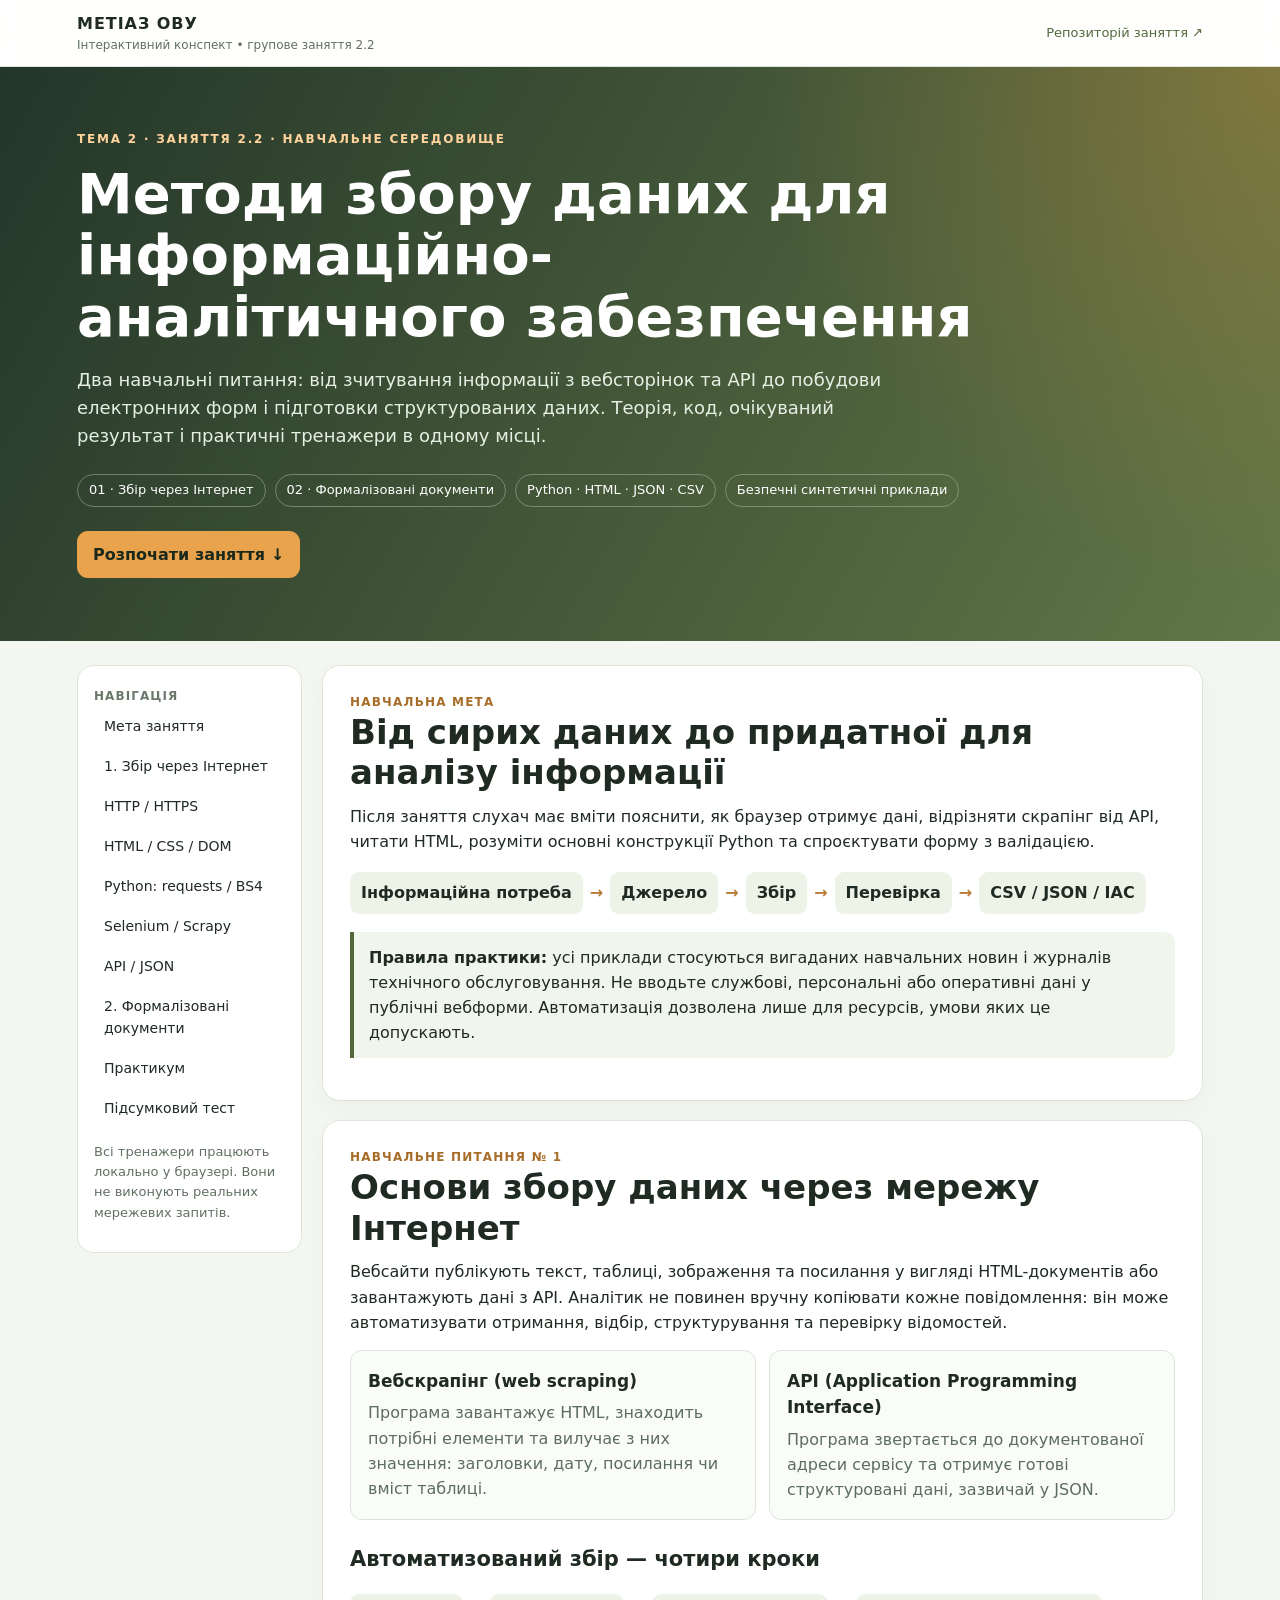
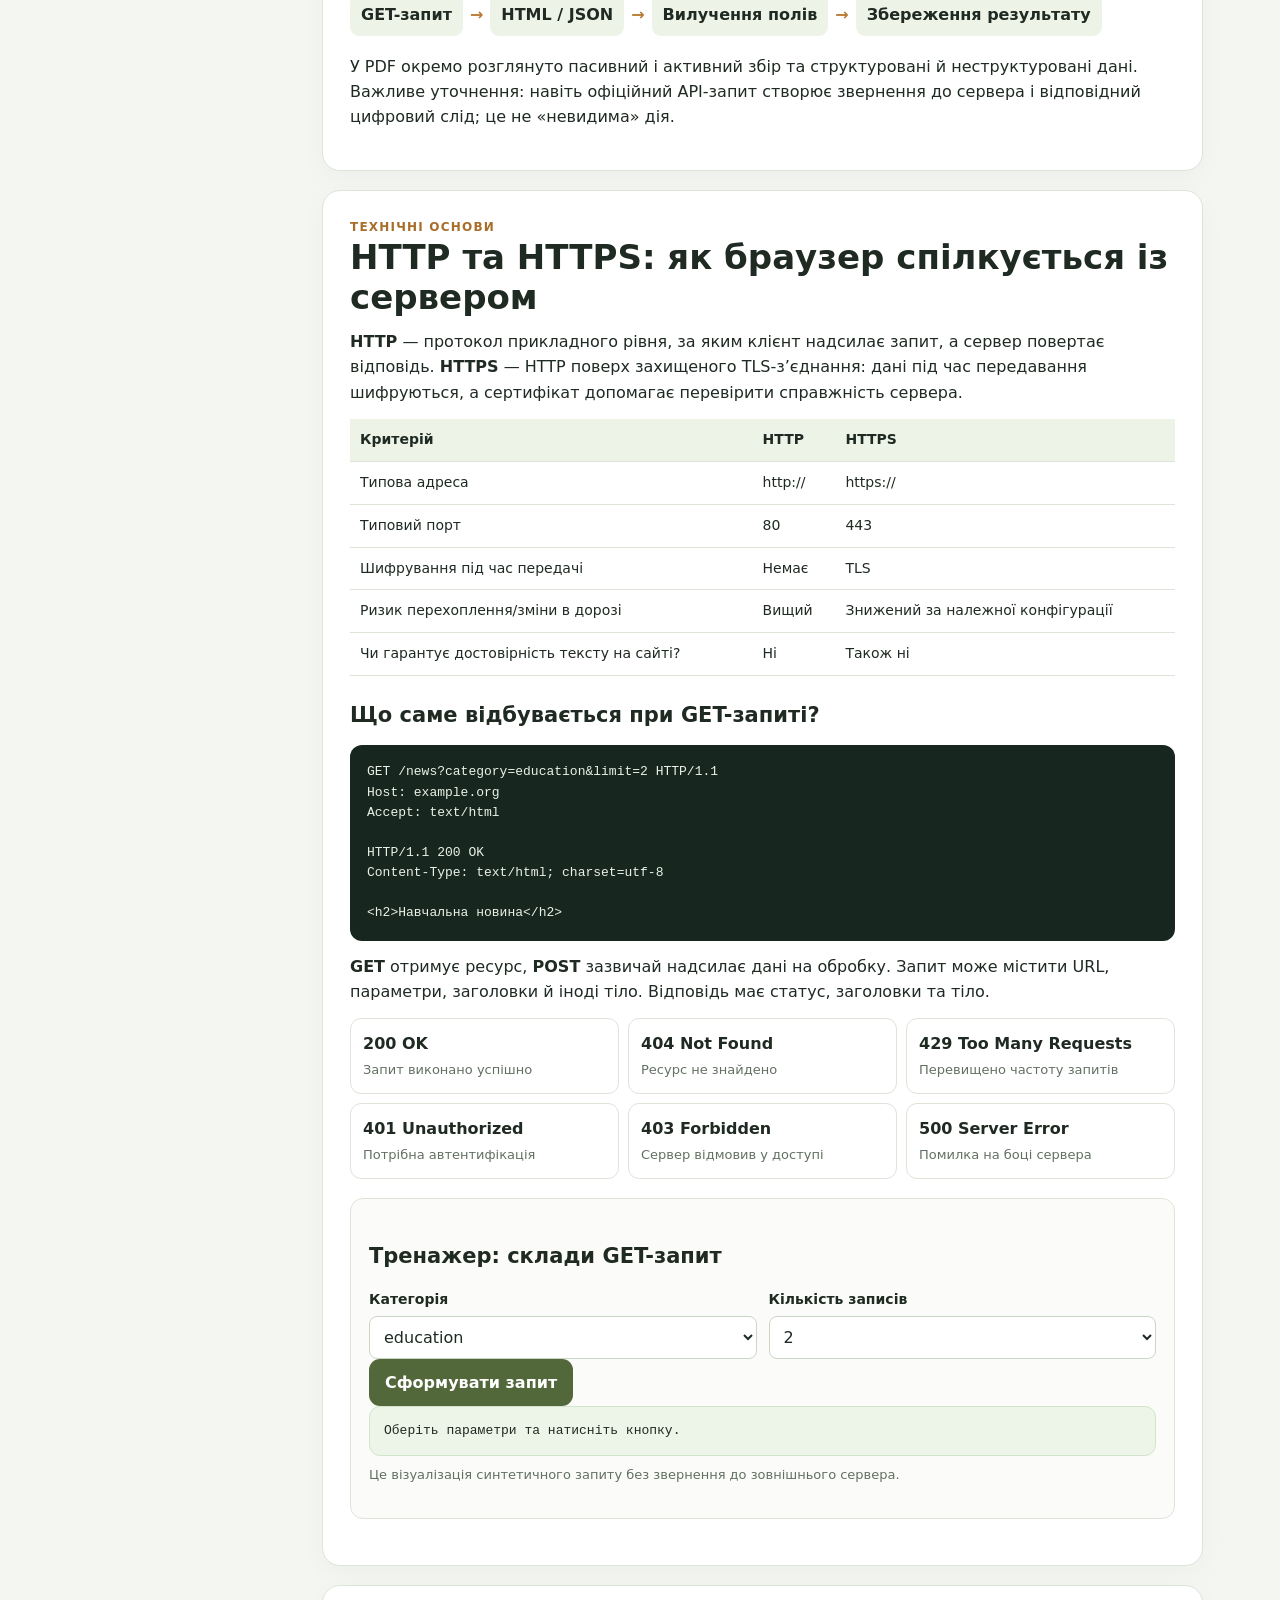
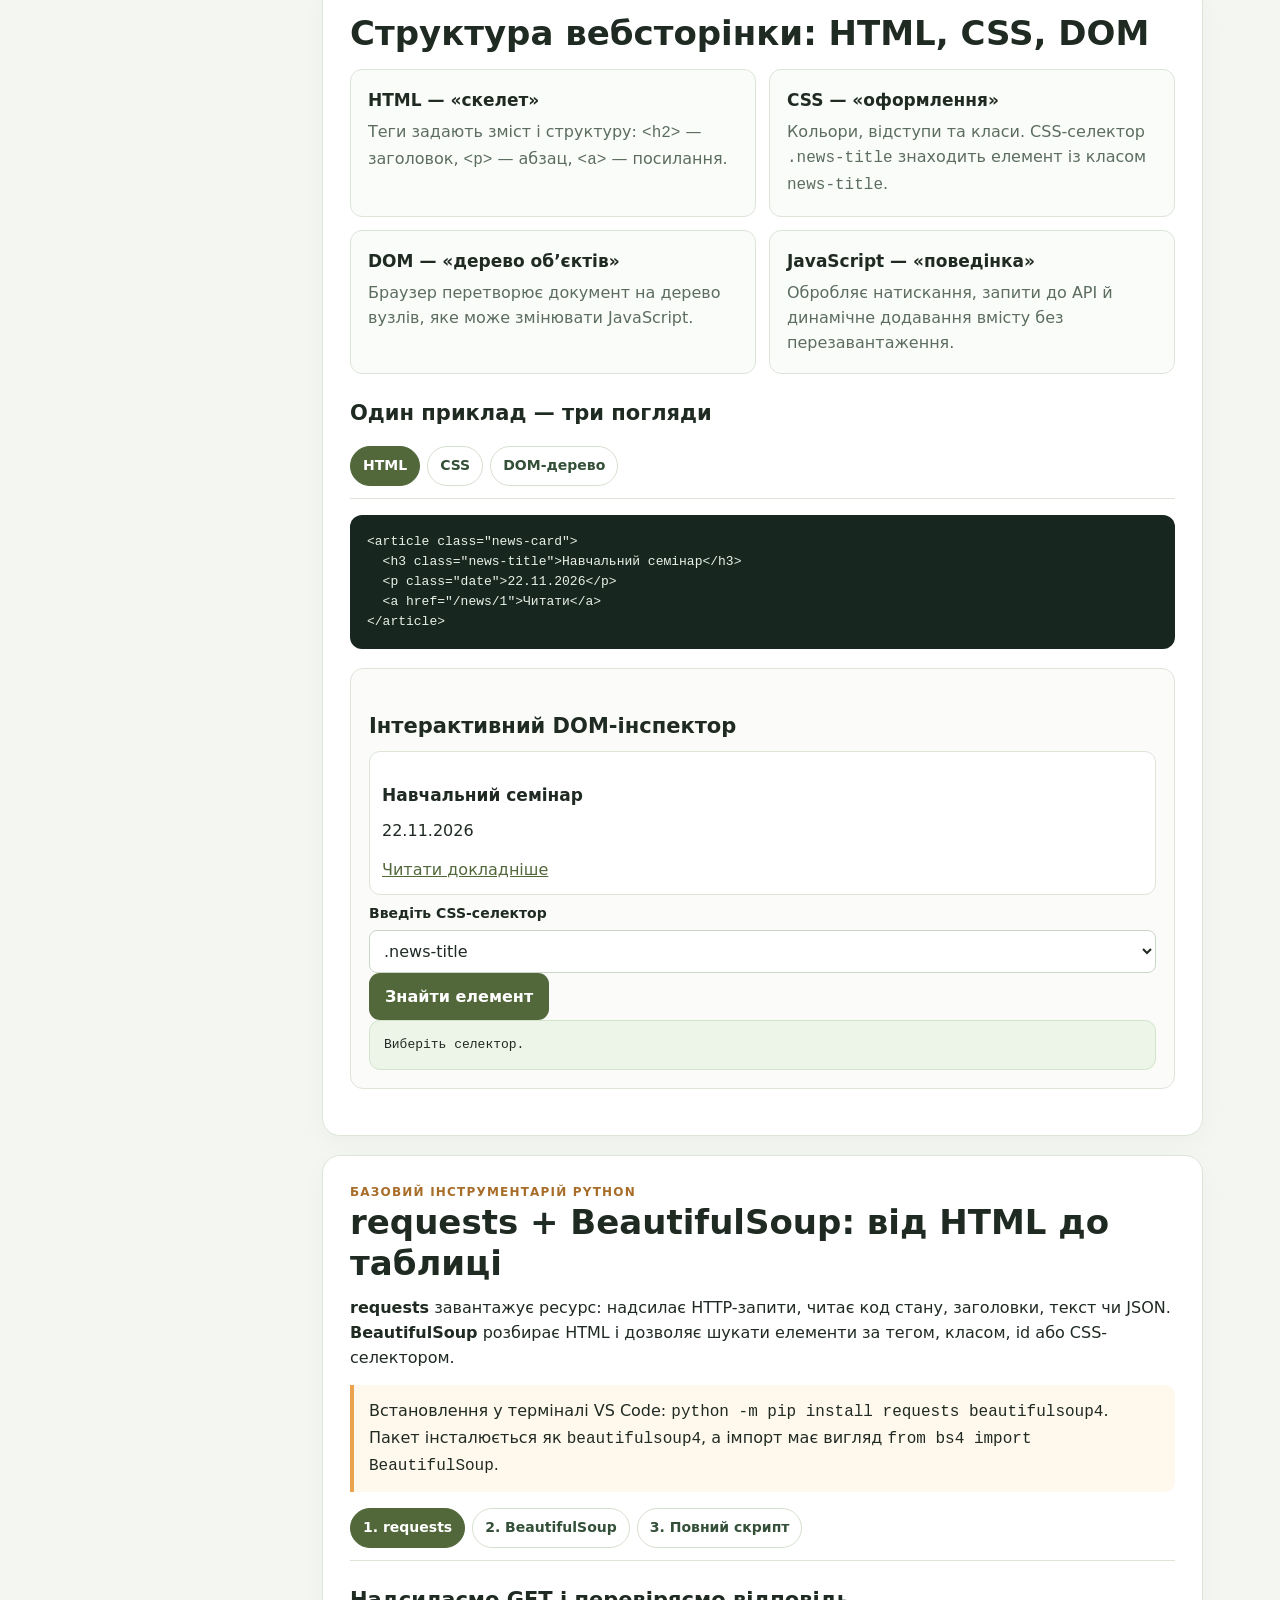
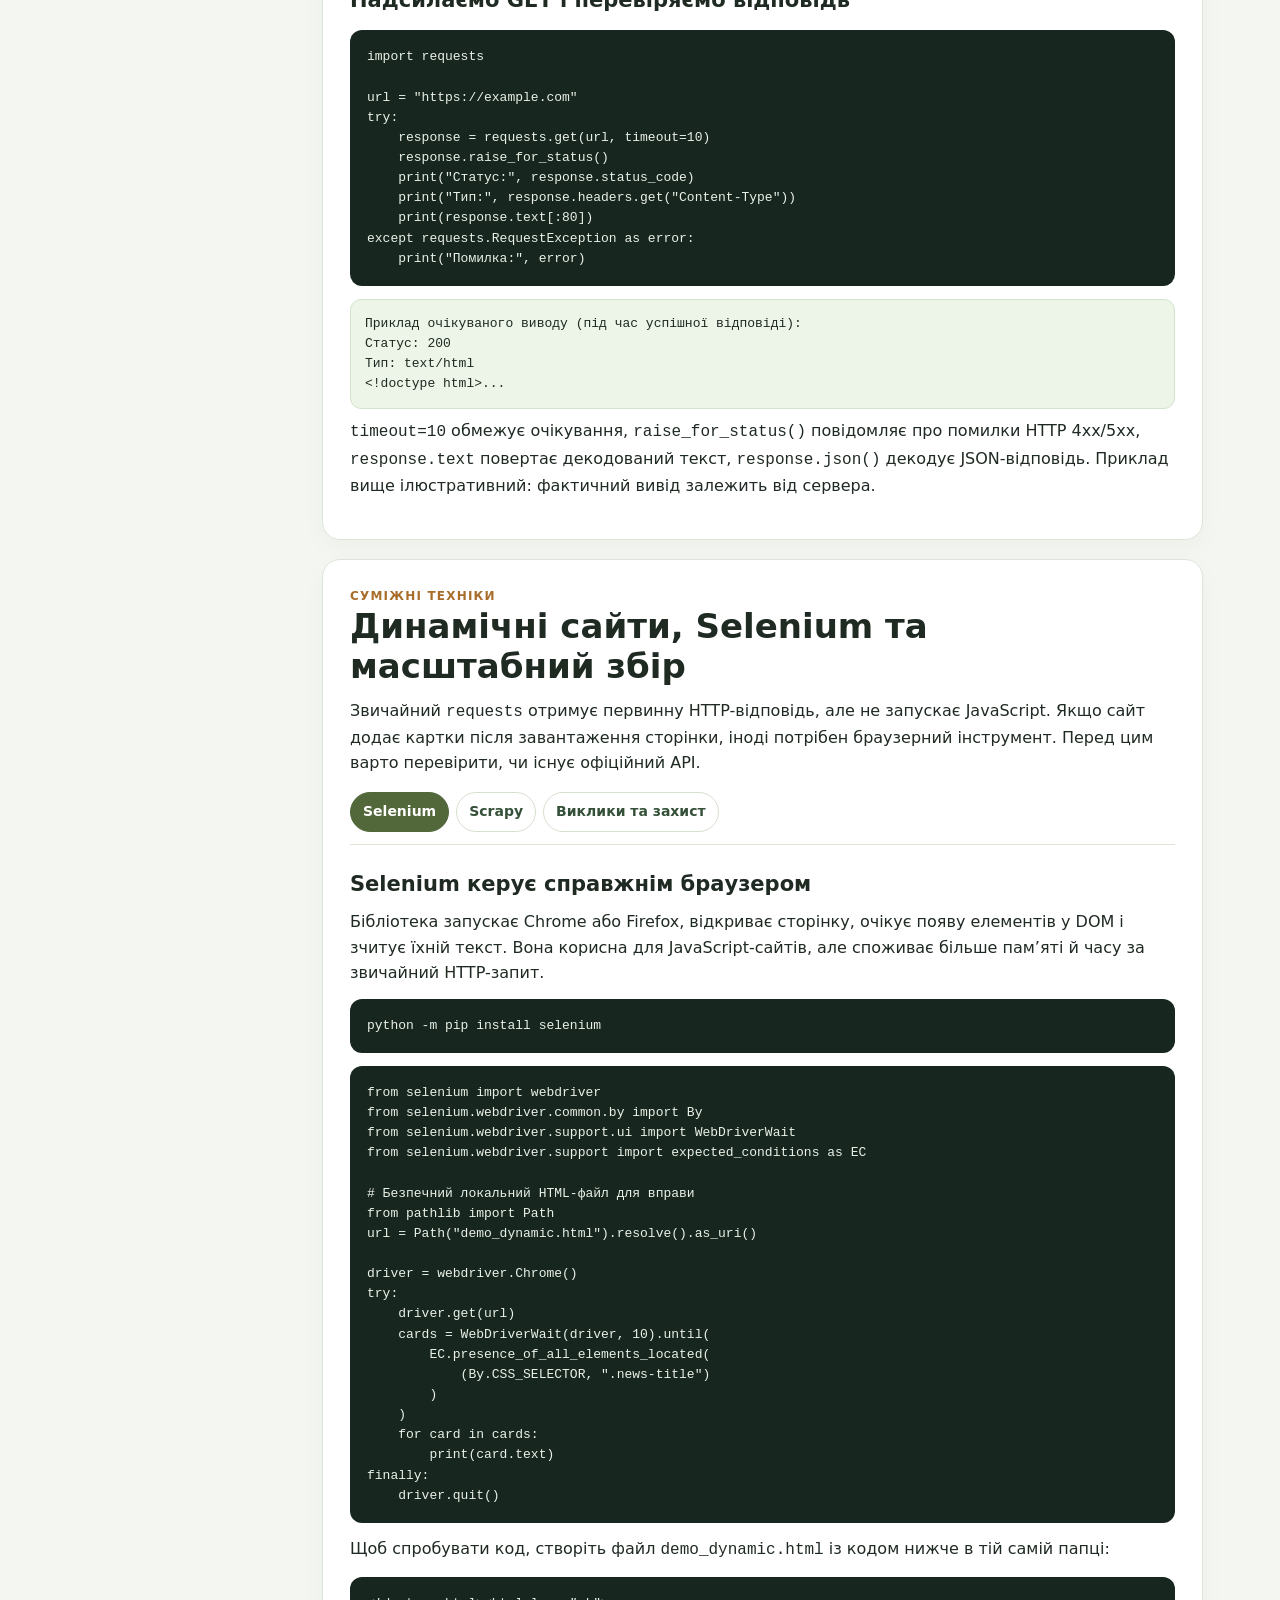
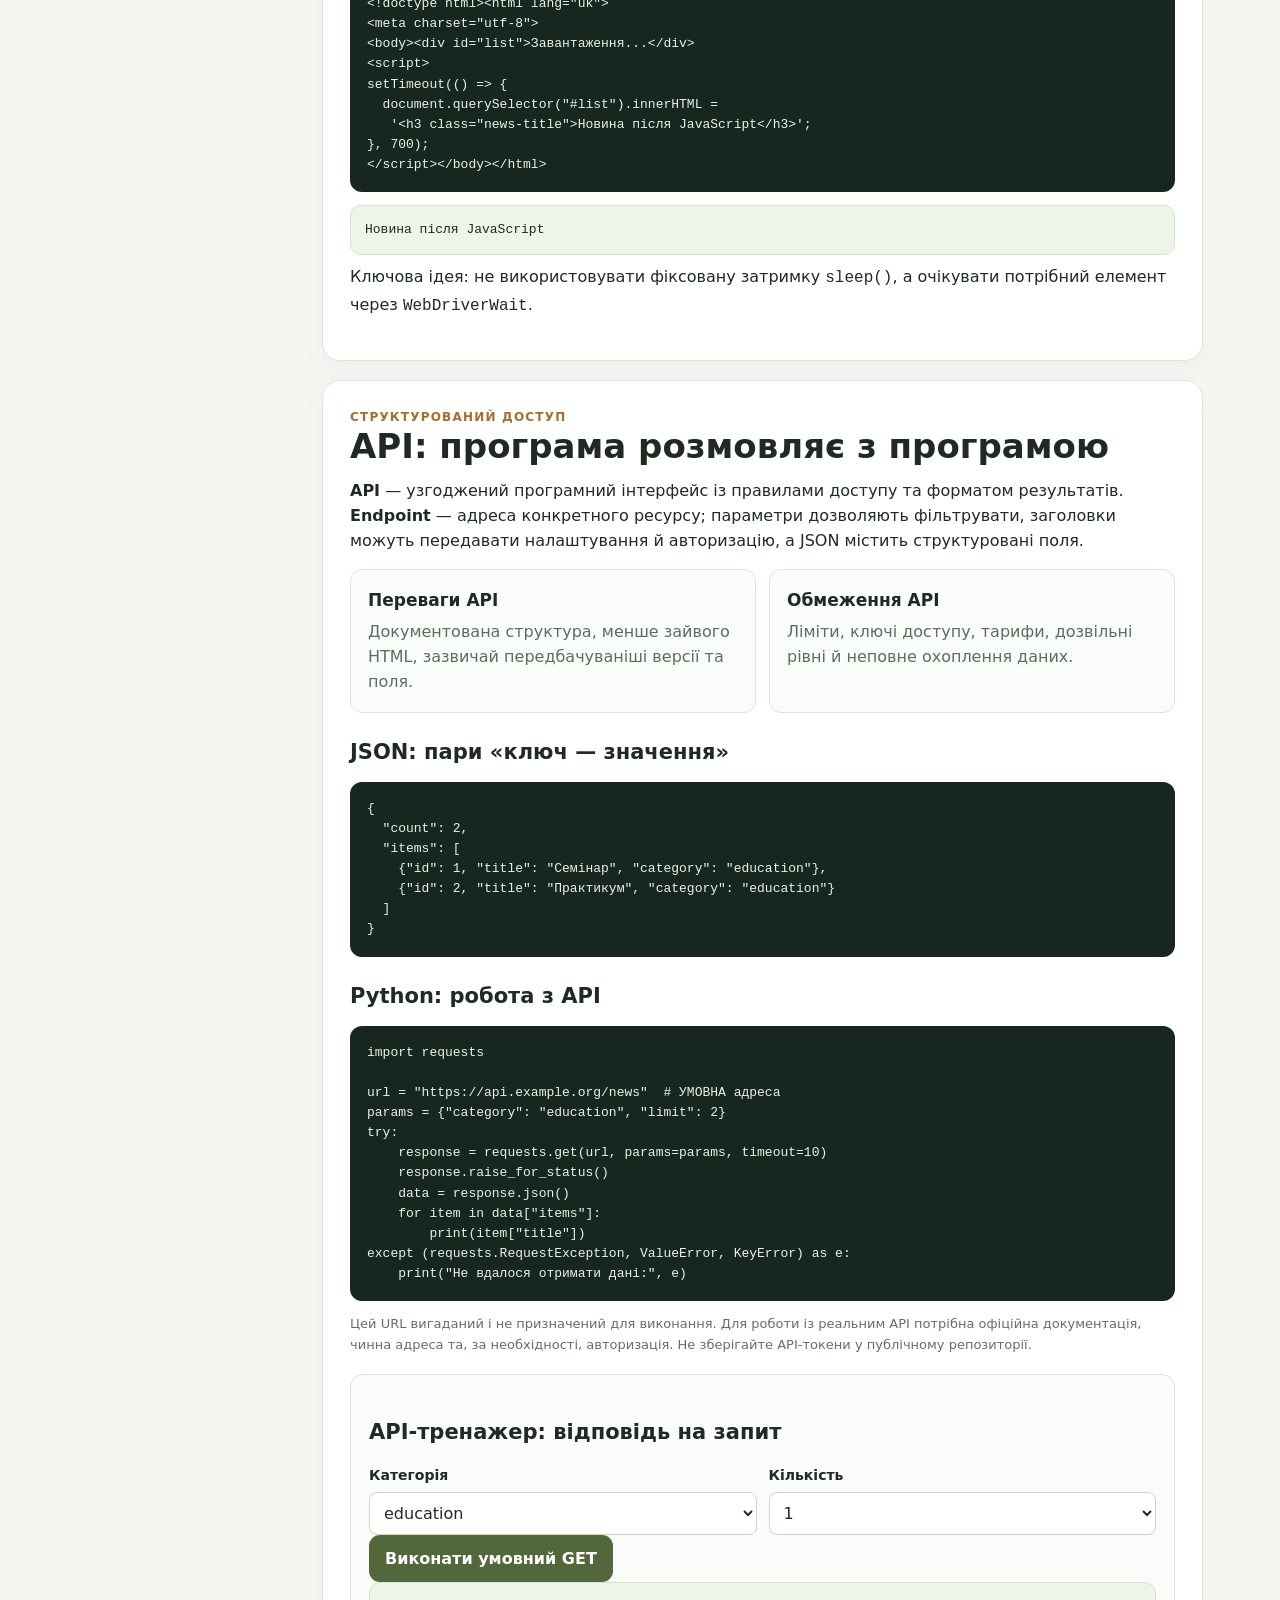
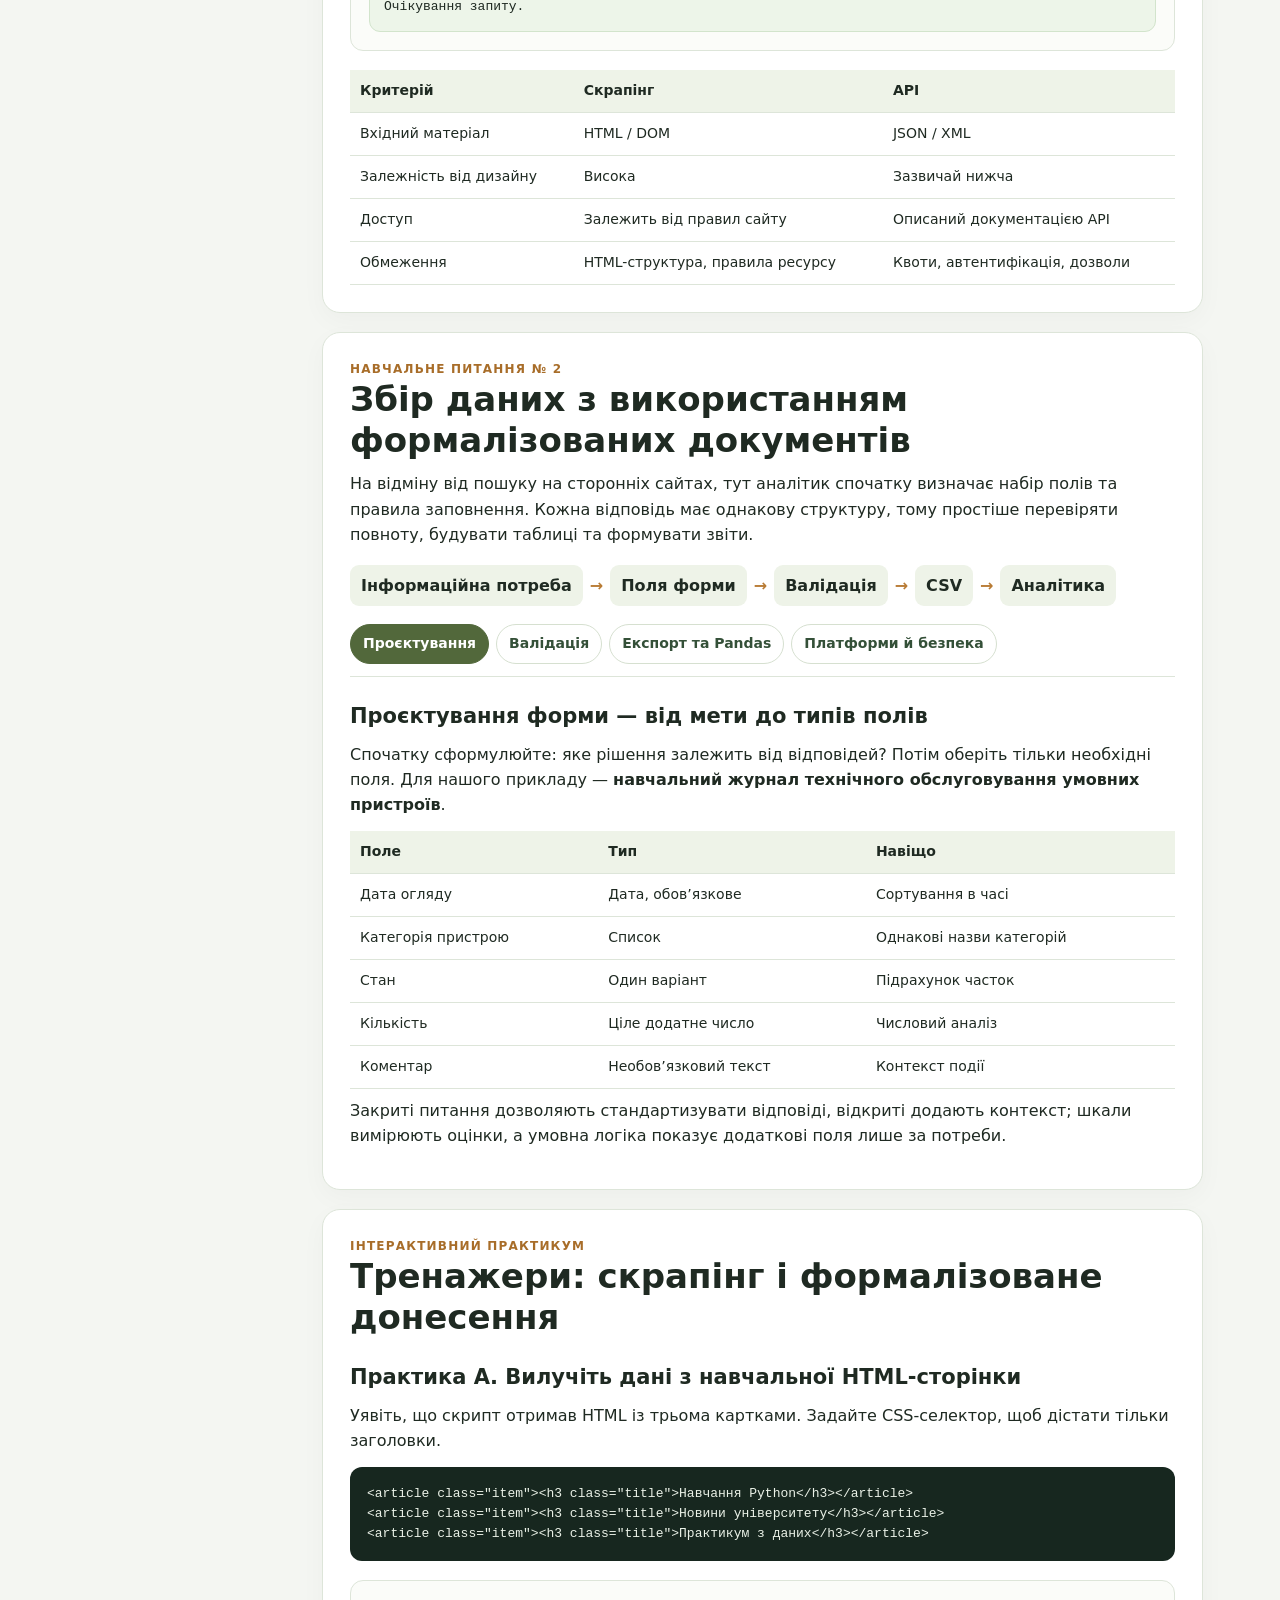
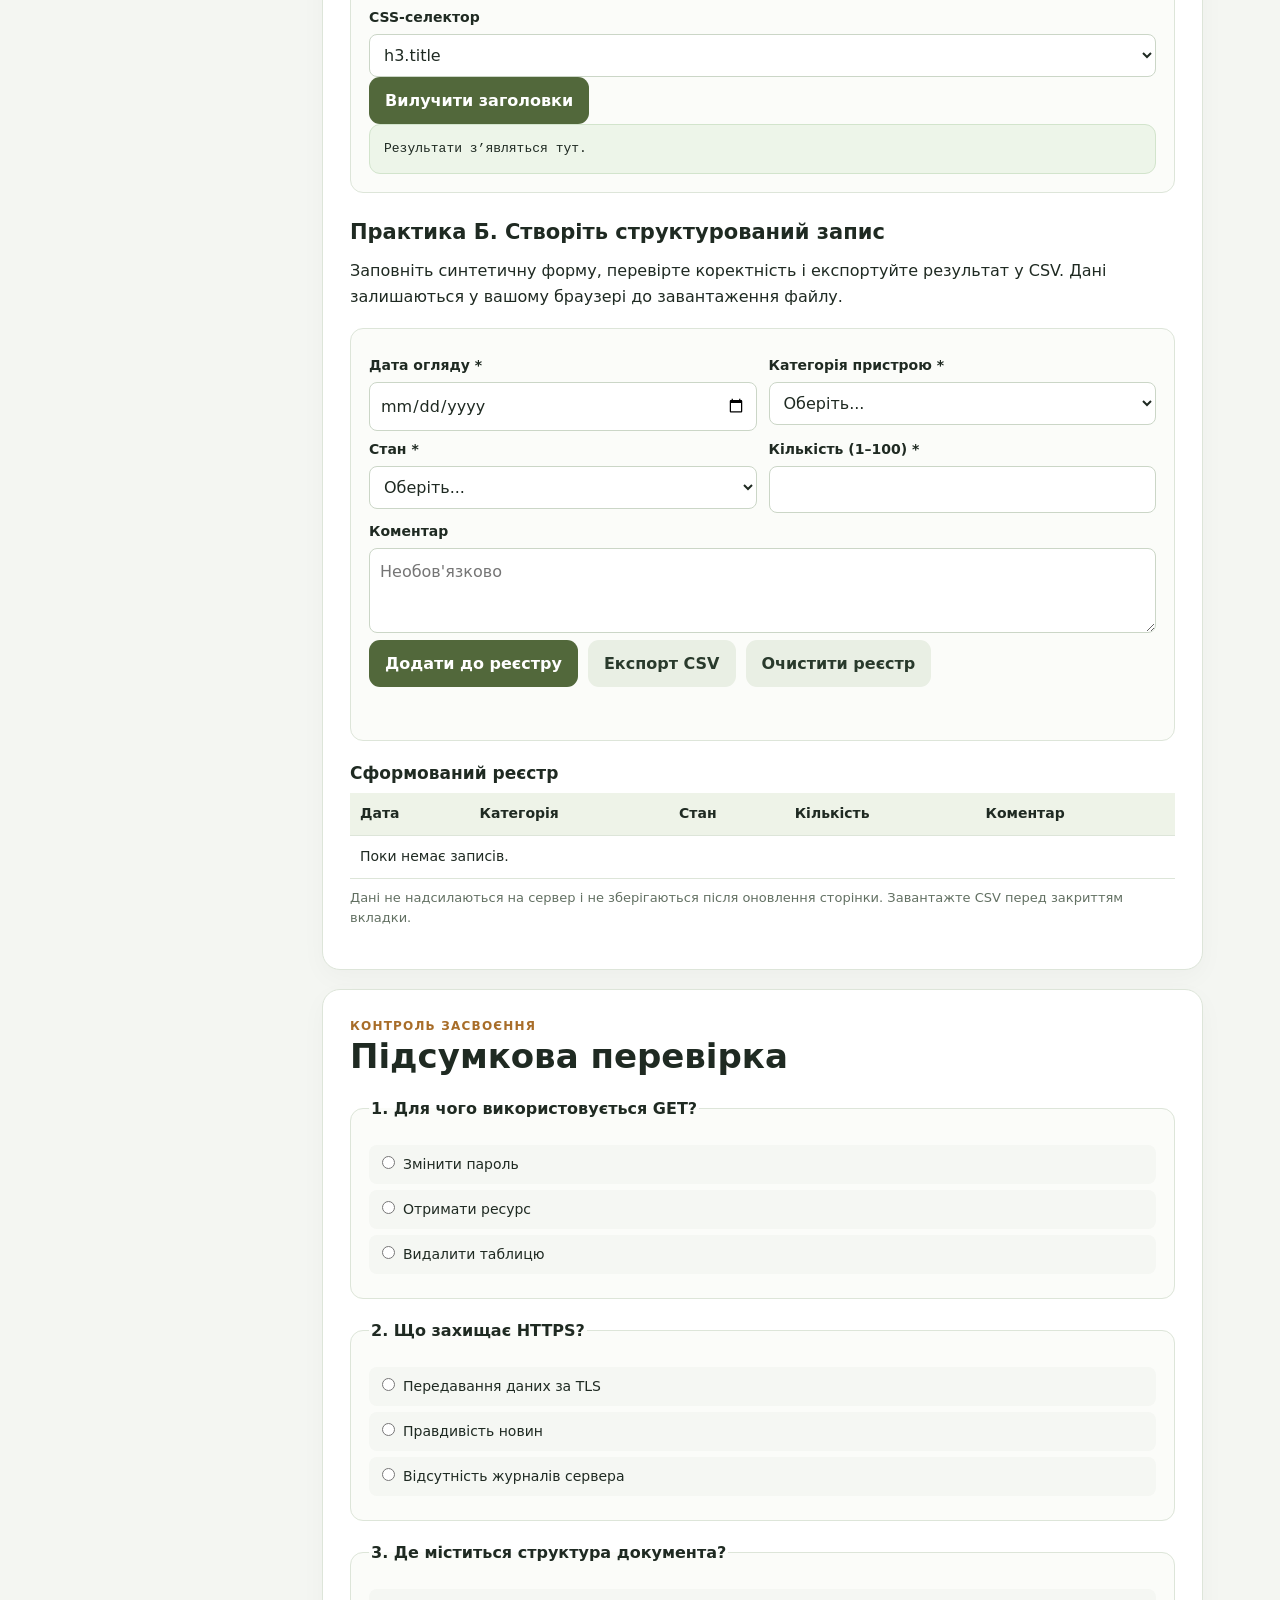
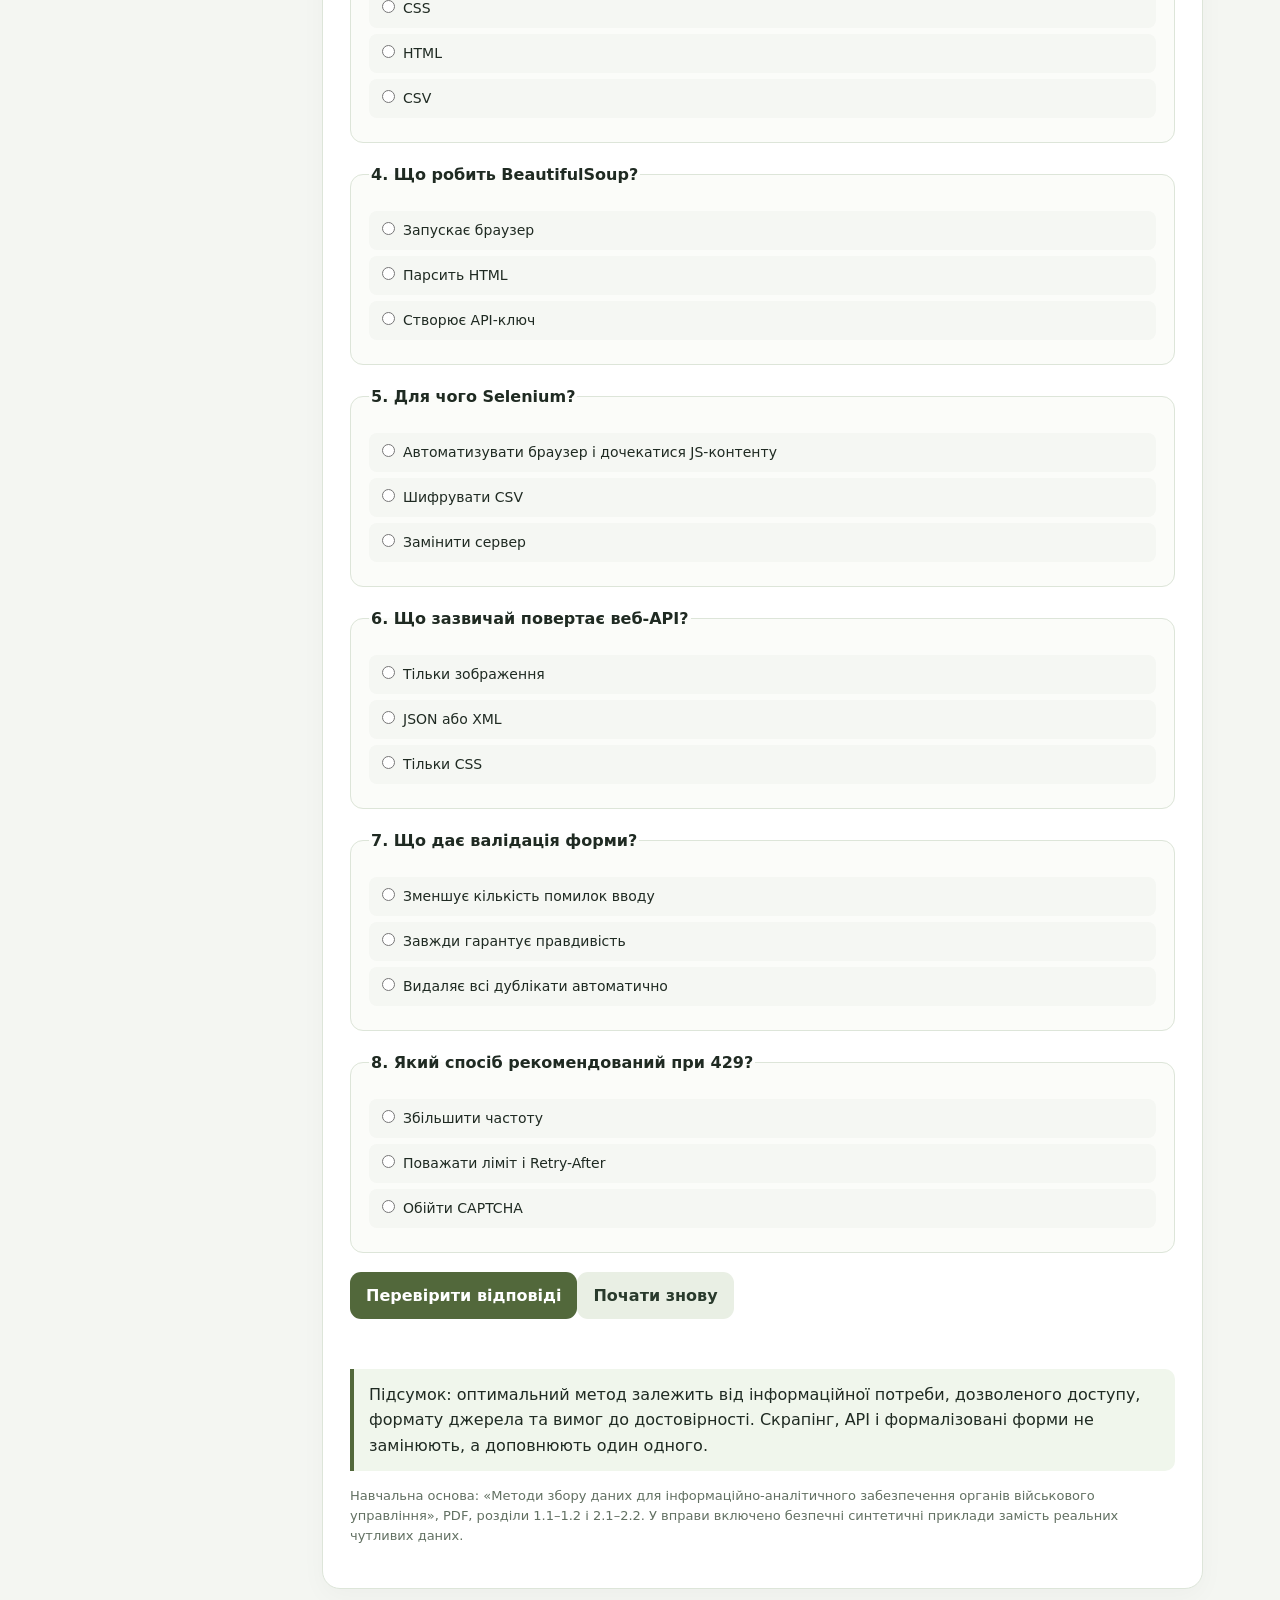
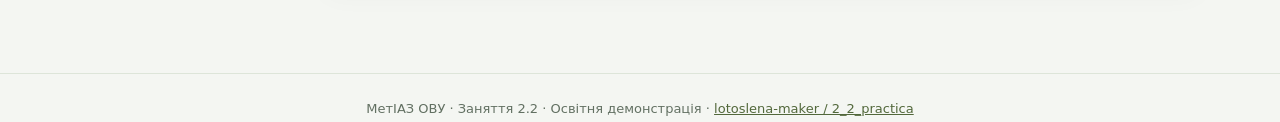
<file: index.html>
<!doctype html>
<html lang="uk"><head><meta charset="utf-8"><meta name="viewport" content="width=device-width,initial-scale=1"><meta name="description" content="Групове заняття 2.2: основи збору даних через Інтернет і формалізовані документи. Теорія, Python, інтерактивні вправи."><title>МетІАЗ ОВУ · Заняття 2.2</title>
<style>
:root{--bg:#f4f6f2;--paper:#fff;--ink:#1f2a22;--muted:#627062;--olive:#52683b;--deep:#233627;--orange:#e9a34d;--line:#dde5d9;--pale:#eef3e8}*{box-sizing:border-box}html{scroll-behavior:smooth}body{margin:0;background:var(--bg);color:var(--ink);font:16px/1.57 system-ui,Segoe UI,Arial,sans-serif}button,input,select,textarea{font:inherit}button{cursor:pointer}a{color:var(--olive)}.wrap{max-width:1170px;margin:auto;padding:0 22px}.top{position:sticky;top:0;background:#ffffffec;backdrop-filter:blur(12px);border-bottom:1px solid var(--line);z-index:9}.top .wrap{display:flex;justify-content:space-between;align-items:center;padding-top:11px;padding-bottom:11px;gap:12px}.brand{font-weight:900;letter-spacing:.06em}.brand small{display:block;font-weight:400;font-size:12px;color:var(--muted);letter-spacing:0}.top a{text-decoration:none;font-size:13px}.hero{background:radial-gradient(circle at 100% 0%,#d4913855,transparent 37%),linear-gradient(120deg,#243629,#627747);color:#fff;padding:63px 0}.hero h1{font-size:clamp(34px,4.6vw,56px);line-height:1.1;max-width:900px;margin:14px 0}.hero p{max-width:850px;color:#e6efe3;font-size:18px}.eyebrow{font-size:12px;letter-spacing:.15em;font-weight:900;color:#ffd39c;text-transform:uppercase}.chips{display:flex;flex-wrap:wrap;gap:9px;margin:24px 0}.chips span{padding:5px 11px;border:1px solid #afbfaa80;border-radius:99px;font-size:13px}.btn{background:var(--olive);color:#fff;display:inline-block;text-decoration:none;border:0;padding:11px 16px;border-radius:11px;font-weight:800}.btn.orange{background:var(--orange);color:#1b291b}.btn.ghost{background:#e9efe4;color:#293a2c}.btn:focus-visible,.tab:focus-visible{outline:3px solid var(--orange);outline-offset:2px}.layout{display:grid;grid-template-columns:225px minmax(0,1fr);align-items:start;gap:20px;padding-top:24px;padding-bottom:65px}.sidebar{position:sticky;top:82px;background:#fff;padding:16px;border:1px solid var(--line);border-radius:16px}.sidebar strong{font-size:12px;color:#69786a;letter-spacing:.09em}.sidebar a{display:block;padding:9px 10px;border-radius:9px;color:var(--ink);text-decoration:none;font-size:14px}.sidebar a:hover{background:var(--pale)}.panel{background:var(--paper);border:1px solid var(--line);border-radius:18px;padding:27px;margin-bottom:19px;box-shadow:0 8px 26px #1b2c1b08}.panel h2{font-size:clamp(25px,3vw,34px);margin:0 0 11px;line-height:1.2}.panel h3{font-size:21px;margin:23px 0 8px}.panel h4{font-size:17px;margin:18px 0 6px}.panel p{margin:9px 0 14px}.muted{color:var(--muted)}.sectionmark{font-size:12px;letter-spacing:.1em;font-weight:900;color:#a86d29}.grid{display:grid;grid-template-columns:repeat(2,minmax(0,1fr));gap:13px;margin:15px 0}.tile{background:#fafcf9;border:1px solid var(--line);border-radius:12px;padding:17px}.tile h4{margin:0 0 6px}.tile p{margin:0;color:#5c6d60}.tabs{display:flex;gap:7px;flex-wrap:wrap;padding-bottom:12px;border-bottom:1px solid var(--line);margin:16px 0}.tab{border:1px solid #d6e0d0;border-radius:99px;background:#fff;padding:8px 12px;font-weight:750;font-size:14px;color:#345038}.tab.active{background:var(--olive);color:#fff;border-color:var(--olive)}.tabcontent{display:none}.tabcontent.active{display:block}.flow{display:flex;align-items:center;gap:7px;flex-wrap:wrap;margin:18px 0}.flow span{background:var(--pale);padding:8px 11px;border-radius:9px;font-weight:700}.flow b{color:#b87b34}.note{padding:13px 15px;border-left:4px solid var(--orange);background:#fff8ed;border-radius:0 10px 10px 0;margin:15px 0}.note.safe{background:#f0f6ec;border-color:var(--olive)}pre{background:#17271f;color:#eaf1e7;padding:17px;border-radius:12px;overflow:auto;white-space:pre;font:13px/1.55 Consolas,ui-monospace,monospace}code{font-family:Consolas,ui-monospace,monospace}.result{background:#edf5e9;border:1px solid #d2e4cc;border-radius:11px;white-space:pre-wrap;font:13px/1.55 Consolas,monospace;padding:14px;overflow:auto}.small{font-size:13px;color:var(--muted)}.scroll{overflow:auto}table{border-collapse:collapse;width:100%;font-size:14px}th,td{border-bottom:1px solid var(--line);text-align:left;padding:10px;vertical-align:top}th{background:var(--pale)}.demo{padding:18px;border-radius:13px;border:1px solid var(--line);background:#fbfcf9;margin:19px 0}.demo label,.field label{display:block;font-size:14px;font-weight:750;margin:8px 0 5px}.field input,.field select,.field textarea,.demo select{width:100%;padding:10px;border-radius:8px;border:1px solid #cbd6c7;background:#fff;color:var(--ink)}textarea{min-height:85px}.row{display:flex;gap:10px;align-items:center;flex-wrap:wrap}.cards{display:grid;grid-template-columns:repeat(3,minmax(0,1fr));gap:9px;margin:14px 0}.card{border:1px solid var(--line);border-radius:11px;background:white;padding:12px}.card b{display:block}.card span{font-size:13px;color:var(--muted)}.score{font-weight:800;min-height:25px;margin-top:10px}.score.ok{color:#247044}.score.bad{color:#a66a2d}.choices label{display:block;font-weight:400;background:#f5f7f3;padding:8px;border-radius:8px;margin:6px 0;cursor:pointer}.choices input{margin-right:8px}.two{display:grid;grid-template-columns:1fr 1fr;gap:12px}.foot{padding:25px;border-top:1px solid var(--line);color:var(--muted);text-align:center;font-size:13px}@media(max-width:850px){.layout{grid-template-columns:1fr}.sidebar{position:static}.sidebar a{display:inline-block}.cards{grid-template-columns:1fr 1fr}}@media(max-width:540px){.grid,.two,.cards{grid-template-columns:1fr}.panel{padding:19px}.hero{padding:45px 0}.top a{font-size:12px}.wrap{padding:0 15px}}@media print{.sidebar,.tabs,.top,.btn{display:none!important}.layout{display:block}.tabcontent{display:block!important}.panel{break-inside:avoid;box-shadow:none}}
</style></head><body>
<header class="top"><div class="wrap"><div class="brand">МЕТІАЗ ОВУ<small>Інтерактивний конспект • групове заняття 2.2</small></div><a href="https://github.com/lotoslena-maker/2_2_practica" target="_blank" rel="noopener">Репозиторій заняття ↗</a></div></header>
<div class="hero"><div class="wrap"><div class="eyebrow">Тема 2 · Заняття 2.2 · Навчальне середовище</div><h1>Методи збору даних для інформаційно-аналітичного забезпечення</h1><p>Два навчальні питання: від зчитування інформації з вебсторінок та API до побудови електронних форм і підготовки структурованих даних. Теорія, код, очікуваний результат і практичні тренажери в одному місці.</p><div class="chips"><span>01 · Збір через Інтернет</span><span>02 · Формалізовані документи</span><span>Python · HTML · JSON · CSV</span><span>Безпечні синтетичні приклади</span></div><a class="btn orange" href="#internet">Розпочати заняття ↓</a></div></div>
<div class="wrap layout"><aside class="sidebar"><strong>НАВІГАЦІЯ</strong><a href="#intro">Мета заняття</a><a href="#internet">1. Збір через Інтернет</a><a href="#http">HTTP / HTTPS</a><a href="#structure">HTML / CSS / DOM</a><a href="#python">Python: requests / BS4</a><a href="#advanced">Selenium / Scrapy</a><a href="#api">API / JSON</a><a href="#documents">2. Формалізовані документи</a><a href="#practice">Практикум</a><a href="#quiz">Підсумковий тест</a><p class="small">Всі тренажери працюють локально у браузері. Вони не виконують реальних мережевих запитів.</p></aside><main>
<section class="panel" id="intro"><div class="sectionmark">НАВЧАЛЬНА МЕТА</div><h2>Від сирих даних до придатної для аналізу інформації</h2><p>Після заняття слухач має вміти пояснити, як браузер отримує дані, відрізняти скрапінг від API, читати HTML, розуміти основні конструкції Python та спроєктувати форму з валідацією.</p><div class="flow"><span>Інформаційна потреба</span><b>→</b><span>Джерело</span><b>→</b><span>Збір</span><b>→</b><span>Перевірка</span><b>→</b><span>CSV / JSON / ІАС</span></div><div class="note safe"><b>Правила практики:</b> усі приклади стосуються вигаданих навчальних новин і журналів технічного обслуговування. Не вводьте службові, персональні або оперативні дані у публічні вебформи. Автоматизація дозволена лише для ресурсів, умови яких це допускають.</div></section>
<section class="panel" id="internet"><div class="sectionmark">НАВЧАЛЬНЕ ПИТАННЯ № 1</div><h2>Основи збору даних через мережу Інтернет</h2><p>Вебсайти публікують текст, таблиці, зображення та посилання у вигляді HTML-документів або завантажують дані з API. Аналітик не повинен вручну копіювати кожне повідомлення: він може автоматизувати отримання, відбір, структурування та перевірку відомостей.</p><div class="grid"><div class="tile"><h4>Вебскрапінг (web scraping)</h4><p>Програма завантажує HTML, знаходить потрібні елементи та вилучає з них значення: заголовки, дату, посилання чи вміст таблиці.</p></div><div class="tile"><h4>API (Application Programming Interface)</h4><p>Програма звертається до документованої адреси сервісу та отримує готові структуровані дані, зазвичай у JSON.</p></div></div><h3>Автоматизований збір — чотири кроки</h3><div class="flow"><span>GET-запит</span><b>→</b><span>HTML / JSON</span><b>→</b><span>Вилучення полів</span><b>→</b><span>Збереження результату</span></div><p>У PDF окремо розглянуто пасивний і активний збір та структуровані й неструктуровані дані. Важливе уточнення: навіть офіційний API-запит створює звернення до сервера і відповідний цифровий слід; це не «невидима» дія.</p></section>
<section class="panel" id="http"><div class="sectionmark">ТЕХНІЧНІ ОСНОВИ</div><h2>HTTP та HTTPS: як браузер спілкується із сервером</h2><p><b>HTTP</b> — протокол прикладного рівня, за яким клієнт надсилає запит, а сервер повертає відповідь. <b>HTTPS</b> — HTTP поверх захищеного TLS-з’єднання: дані під час передавання шифруються, а сертифікат допомагає перевірити справжність сервера.</p><div class="scroll"><table><thead><tr><th>Критерій</th><th>HTTP</th><th>HTTPS</th></tr></thead><tbody><tr><td>Типова адреса</td><td>http://</td><td>https://</td></tr><tr><td>Типовий порт</td><td>80</td><td>443</td></tr><tr><td>Шифрування під час передачі</td><td>Немає</td><td>TLS</td></tr><tr><td>Ризик перехоплення/зміни в дорозі</td><td>Вищий</td><td>Знижений за належної конфігурації</td></tr><tr><td>Чи гарантує достовірність тексту на сайті?</td><td>Ні</td><td>Також ні</td></tr></tbody></table></div><h3>Що саме відбувається при GET-запиті?</h3><pre>GET /news?category=education&amp;limit=2 HTTP/1.1
Host: example.org
Accept: text/html

HTTP/1.1 200 OK
Content-Type: text/html; charset=utf-8

&lt;h2&gt;Навчальна новина&lt;/h2&gt;</pre><p><b>GET</b> отримує ресурс, <b>POST</b> зазвичай надсилає дані на обробку. Запит може містити URL, параметри, заголовки й іноді тіло. Відповідь має статус, заголовки та тіло.</p><div class="cards"><div class="card"><b>200 OK</b><span>Запит виконано успішно</span></div><div class="card"><b>404 Not Found</b><span>Ресурс не знайдено</span></div><div class="card"><b>429 Too Many Requests</b><span>Перевищено частоту запитів</span></div><div class="card"><b>401 Unauthorized</b><span>Потрібна автентифікація</span></div><div class="card"><b>403 Forbidden</b><span>Сервер відмовив у доступі</span></div><div class="card"><b>500 Server Error</b><span>Помилка на боці сервера</span></div></div>
<div class="demo"><h3>Тренажер: склади GET-запит</h3><div class="two"><div class="field"><label for="category">Категорія</label><select id="category"><option value="education">education</option><option value="technology">technology</option><option value="science">science</option></select></div><div class="field"><label for="limit">Кількість записів</label><select id="limit"><option>2</option><option>5</option><option>10</option></select></div></div><button class="btn" onclick="buildRequest()">Сформувати запит</button><div class="result" id="requestOut">Оберіть параметри та натисніть кнопку.</div><p class="small">Це візуалізація синтетичного запиту без звернення до зовнішнього сервера.</p></div></section>
<section class="panel" id="structure"><h2>Структура вебсторінки: HTML, CSS, DOM</h2><div class="grid"><div class="tile"><h4>HTML — «скелет»</h4><p>Теги задають зміст і структуру: <code>&lt;h2&gt;</code> — заголовок, <code>&lt;p&gt;</code> — абзац, <code>&lt;a&gt;</code> — посилання.</p></div><div class="tile"><h4>CSS — «оформлення»</h4><p>Кольори, відступи та класи. CSS-селектор <code>.news-title</code> знаходить елемент із класом <code>news-title</code>.</p></div><div class="tile"><h4>DOM — «дерево об’єктів»</h4><p>Браузер перетворює документ на дерево вузлів, яке може змінювати JavaScript.</p></div><div class="tile"><h4>JavaScript — «поведінка»</h4><p>Обробляє натискання, запити до API й динамічне додавання вмісту без перезавантаження.</p></div></div><h3>Один приклад — три погляди</h3><div class="tabs" data-group="structure"><button class="tab active" data-tab="html">HTML</button><button class="tab" data-tab="css">CSS</button><button class="tab" data-tab="dom">DOM-дерево</button></div><div class="tabcontent active" data-panel="structure:html"><pre>&lt;article class="news-card"&gt;
  &lt;h3 class="news-title"&gt;Навчальний семінар&lt;/h3&gt;
  &lt;p class="date"&gt;22.11.2026&lt;/p&gt;
  &lt;a href="/news/1"&gt;Читати&lt;/a&gt;
&lt;/article&gt;</pre></div><div class="tabcontent" data-panel="structure:css"><pre>.news-card { border: 1px solid #ddd; padding: 16px; }
.news-title { color: #52683b; font-weight: 700; }
.date { color: #777; }</pre></div><div class="tabcontent" data-panel="structure:dom"><pre>document
└── article.news-card
    ├── h3.news-title → "Навчальний семінар"
    ├── p.date → "22.11.2026"
    └── a[href="/news/1"] → "Читати"</pre></div><div class="demo"><h3>Інтерактивний DOM-інспектор</h3><div id="domExample" class="card"><h4 class="news-title">Навчальний семінар</h4><p class="date">22.11.2026</p><a href="#structure">Читати докладніше</a></div><label for="selector">Введіть CSS-селектор</label><select id="selector"><option value=".news-title">.news-title</option><option value=".date">.date</option><option value="a">a</option><option value=".missing">.missing</option></select><button class="btn" onclick="inspectDOM()">Знайти елемент</button><div class="result" id="domOut">Виберіть селектор.</div></div></section>
<section class="panel" id="python"><div class="sectionmark">БАЗОВИЙ ІНСТРУМЕНТАРІЙ PYTHON</div><h2>requests + BeautifulSoup: від HTML до таблиці</h2><p><b>requests</b> завантажує ресурс: надсилає HTTP-запити, читає код стану, заголовки, текст чи JSON. <b>BeautifulSoup</b> розбирає HTML і дозволяє шукати елементи за тегом, класом, id або CSS-селектором.</p><div class="note">Встановлення у терміналі VS Code: <code>python -m pip install requests beautifulsoup4</code>. Пакет інсталюється як <code>beautifulsoup4</code>, а імпорт має вигляд <code>from bs4 import BeautifulSoup</code>.</div><div class="tabs" data-group="python"><button class="tab active" data-tab="requests">1. requests</button><button class="tab" data-tab="soup">2. BeautifulSoup</button><button class="tab" data-tab="combined">3. Повний скрипт</button></div>
<div class="tabcontent active" data-panel="python:requests"><h3>Надсилаємо GET і перевіряємо відповідь</h3><pre>import requests

url = "https://example.com"
try:
    response = requests.get(url, timeout=10)
    response.raise_for_status()
    print("Статус:", response.status_code)
    print("Тип:", response.headers.get("Content-Type"))
    print(response.text[:80])
except requests.RequestException as error:
    print("Помилка:", error)</pre><div class="result">Приклад очікуваного виводу (під час успішної відповіді):
Статус: 200
Тип: text/html
&lt;!doctype html&gt;...</div><p><code>timeout=10</code> обмежує очікування, <code>raise_for_status()</code> повідомляє про помилки HTTP 4xx/5xx, <code>response.text</code> повертає декодований текст, <code>response.json()</code> декодує JSON-відповідь. Приклад вище ілюстративний: фактичний вивід залежить від сервера.</p></div>
<div class="tabcontent" data-panel="python:soup"><h3>Знаходимо теги та вилучаємо текст</h3><pre>from bs4 import BeautifulSoup

html = """
&lt;article&gt;
 &lt;h3 class="news-title"&gt;Навчальний семінар&lt;/h3&gt;
 &lt;h3 class="news-title"&gt;Практикум Python&lt;/h3&gt;
 &lt;a href="/news/1"&gt;Докладніше&lt;/a&gt;
&lt;/article&gt;
"""
soup = BeautifulSoup(html, "html.parser")
titles = soup.select("h3.news-title")

for item in titles:
    print(item.get_text(strip=True))
print(soup.select_one("a").get("href"))</pre><div class="result">Навчальний семінар
Практикум Python
/news/1</div><p><code>select()</code> повертає список вузлів за CSS-селектором; <code>select_one()</code> — перший збіг або <code>None</code>; <code>get_text(strip=True)</code> вилучає текст без крайніх пробілів; <code>get("href")</code> читає атрибут.</p></div>
<div class="tabcontent" data-panel="python:combined"><h3>Відтворюваний приклад без Інтернету</h3><pre>from bs4 import BeautifulSoup
import csv

html = """&lt;section&gt;
&lt;article class="item"&gt;&lt;h3&gt;Новина А&lt;/h3&gt;&lt;time&gt;2026-11-20&lt;/time&gt;&lt;/article&gt;
&lt;article class="item"&gt;&lt;h3&gt;Новина Б&lt;/h3&gt;&lt;time&gt;2026-11-21&lt;/time&gt;&lt;/article&gt;
&lt;/section&gt;"""

soup = BeautifulSoup(html, "html.parser")
rows = []
for article in soup.select("article.item"):
    rows.append({
        "title": article.select_one("h3").get_text(strip=True),
        "date": article.select_one("time").get_text(strip=True),
    })

with open("news.csv", "w", newline="", encoding="utf-8-sig") as f:
    writer = csv.DictWriter(f, fieldnames=["title", "date"])
    writer.writeheader()
    writer.writerows(rows)
print(rows)</pre><div class="result">[{'title': 'Новина А', 'date': '2026-11-20'},
 {'title': 'Новина Б', 'date': '2026-11-21'}]

Файл news.csv:
title,date
Новина А,2026-11-20
Новина Б,2026-11-21</div><p>Для справжнього дозволеного сайту замість локального <code>html</code> можна використати <code>requests.get(...).text</code>. Перед запуском перевіряйте правила доступу та обмеження частоти звернень.</p></div></section>
<section class="panel" id="advanced"><div class="sectionmark">СУМІЖНІ ТЕХНІКИ</div><h2>Динамічні сайти, Selenium та масштабний збір</h2><p>Звичайний <code>requests</code> отримує первинну HTTP-відповідь, але не запускає JavaScript. Якщо сайт додає картки після завантаження сторінки, іноді потрібен браузерний інструмент. Перед цим варто перевірити, чи існує офіційний API.</p><div class="tabs" data-group="advanced"><button class="tab active" data-tab="selenium">Selenium</button><button class="tab" data-tab="scrapy">Scrapy</button><button class="tab" data-tab="limits">Виклики та захист</button></div>
<div class="tabcontent active" data-panel="advanced:selenium"><h3>Selenium керує справжнім браузером</h3><p>Бібліотека запускає Chrome або Firefox, відкриває сторінку, очікує появу елементів у DOM і зчитує їхній текст. Вона корисна для JavaScript-сайтів, але споживає більше пам’яті й часу за звичайний HTTP-запит.</p><pre>python -m pip install selenium</pre><pre>from selenium import webdriver
from selenium.webdriver.common.by import By
from selenium.webdriver.support.ui import WebDriverWait
from selenium.webdriver.support import expected_conditions as EC

# Безпечний локальний HTML-файл для вправи
from pathlib import Path
url = Path("demo_dynamic.html").resolve().as_uri()

driver = webdriver.Chrome()
try:
    driver.get(url)
    cards = WebDriverWait(driver, 10).until(
        EC.presence_of_all_elements_located(
            (By.CSS_SELECTOR, ".news-title")
        )
    )
    for card in cards:
        print(card.text)
finally:
    driver.quit()</pre><p>Щоб спробувати код, створіть файл <code>demo_dynamic.html</code> із кодом нижче в тій самій папці:</p><pre>&lt;!doctype html&gt;&lt;html lang="uk"&gt;
&lt;meta charset="utf-8"&gt;
&lt;body&gt;&lt;div id="list"&gt;Завантаження...&lt;/div&gt;
&lt;script&gt;
setTimeout(() =&gt; {
  document.querySelector("#list").innerHTML =
   '&lt;h3 class="news-title"&gt;Новина після JavaScript&lt;/h3&gt;';
}, 700);
&lt;/script&gt;&lt;/body&gt;&lt;/html&gt;</pre><div class="result">Новина після JavaScript</div><p>Ключова ідея: не використовувати фіксовану затримку <code>sleep()</code>, а очікувати потрібний елемент через <code>WebDriverWait</code>.</p></div>
<div class="tabcontent" data-panel="advanced:scrapy"><h3>Scrapy — фреймворк для керованого збору</h3><p>Scrapy підтримує чергу URL, обробники відповідей, повторні спроби, експорт результатів і налаштування навантаження. Він підходить для дозволених масштабних навчальних або дослідницьких задач.</p><pre>python -m pip install scrapy
scrapy startproject lesson_scraper</pre><pre>import scrapy

class ExampleSpider(scrapy.Spider):
    name = "example"
    allowed_domains = ["example.com"]
    start_urls = ["https://example.com/"]

    custom_settings = {
        "ROBOTSTXT_OBEY": True,
        "DOWNLOAD_DELAY": 2,
        "CONCURRENT_REQUESTS_PER_DOMAIN": 1,
    }

    def parse(self, response):
        yield {"title": response.css("h1::text").get()}</pre><p>Результат залежить від сторінки. Важливі налаштування: дотримання <code>robots.txt</code>, затримки й обмеження паралельності. Не намагайтеся обходити технічні заборони доступу.</p></div>
<div class="tabcontent" data-panel="advanced:limits"><h3>Проблеми збору та коректні дії аналітика</h3><div class="scroll"><table><tr><th>Виклик</th><th>Що означає</th><th>Правильна реакція</th></tr><tr><td>Зміна HTML</td><td>CSS-селектор перестав знаходити поле</td><td>Перевірити DOM і оновити парсер</td></tr><tr><td>429</td><td>Перевищено ліміт</td><td>Зменшити частоту, врахувати Retry-After</td></tr><tr><td>403 / CAPTCHA</td><td>Доступ обмежено</td><td>Зупинитися, отримати дозвіл або використати офіційний API</td></tr><tr><td>Повтори</td><td>Одна подія з кількох джерел</td><td>Дедуплікація зі збереженням походження</td></tr><tr><td>Недостовірність</td><td>Сайт містить помилки або маніпуляції</td><td>Перевірка незалежними джерелами</td></tr></table></div><div class="note">HTTPS не гарантує правдивості джерела. API-ключ, IP-адреса, User-Agent і часові параметри можуть фіксуватися сервером. Працюйте з дозволеними даними й не завантажуйте чутливу інформацію в сторонні сервіси.</div></div></section>
<section class="panel" id="api"><div class="sectionmark">СТРУКТУРОВАНИЙ ДОСТУП</div><h2>API: програма розмовляє з програмою</h2><p><b>API</b> — узгоджений програмний інтерфейс із правилами доступу та форматом результатів. <b>Endpoint</b> — адреса конкретного ресурсу; параметри дозволяють фільтрувати, заголовки можуть передавати налаштування й авторизацію, а JSON містить структуровані поля.</p><div class="grid"><div class="tile"><h4>Переваги API</h4><p>Документована структура, менше зайвого HTML, зазвичай передбачуваніші версії та поля.</p></div><div class="tile"><h4>Обмеження API</h4><p>Ліміти, ключі доступу, тарифи, дозвільні рівні й неповне охоплення даних.</p></div></div><h3>JSON: пари «ключ — значення»</h3><pre>{
  "count": 2,
  "items": [
    {"id": 1, "title": "Семінар", "category": "education"},
    {"id": 2, "title": "Практикум", "category": "education"}
  ]
}</pre><h3>Python: робота з API</h3><pre>import requests

url = "https://api.example.org/news"  # УМОВНА адреса
params = {"category": "education", "limit": 2}
try:
    response = requests.get(url, params=params, timeout=10)
    response.raise_for_status()
    data = response.json()
    for item in data["items"]:
        print(item["title"])
except (requests.RequestException, ValueError, KeyError) as e:
    print("Не вдалося отримати дані:", e)</pre><p class="small">Цей URL вигаданий і не призначений для виконання. Для роботи із реальним API потрібна офіційна документація, чинна адреса та, за необхідності, авторизація. Не зберігайте API-токени у публічному репозиторії.</p>
<div class="demo"><h3>API-тренажер: відповідь на запит</h3><div class="two"><div class="field"><label for="apiCategory">Категорія</label><select id="apiCategory"><option value="education">education</option><option value="science">science</option></select></div><div class="field"><label for="apiLimit">Кількість</label><select id="apiLimit"><option>1</option><option>2</option><option>3</option></select></div></div><button class="btn" onclick="apiDemo()">Виконати умовний GET</button><div class="result" id="apiOut">Очікування запиту.</div></div><div class="scroll"><table><thead><tr><th>Критерій</th><th>Скрапінг</th><th>API</th></tr></thead><tbody><tr><td>Вхідний матеріал</td><td>HTML / DOM</td><td>JSON / XML</td></tr><tr><td>Залежність від дизайну</td><td>Висока</td><td>Зазвичай нижча</td></tr><tr><td>Доступ</td><td>Залежить від правил сайту</td><td>Описаний документацією API</td></tr><tr><td>Обмеження</td><td>HTML-структура, правила ресурсу</td><td>Квоти, автентифікація, дозволи</td></tr></tbody></table></div></section>
<section class="panel" id="documents"><div class="sectionmark">НАВЧАЛЬНЕ ПИТАННЯ № 2</div><h2>Збір даних з використанням формалізованих документів</h2><p>На відміну від пошуку на сторонніх сайтах, тут аналітик спочатку визначає набір полів та правила заповнення. Кожна відповідь має однакову структуру, тому простіше перевіряти повноту, будувати таблиці та формувати звіти.</p><div class="flow"><span>Інформаційна потреба</span><b>→</b><span>Поля форми</span><b>→</b><span>Валідація</span><b>→</b><span>CSV</span><b>→</b><span>Аналітика</span></div><div class="tabs" data-group="forms"><button class="tab active" data-tab="design">Проєктування</button><button class="tab" data-tab="validation">Валідація</button><button class="tab" data-tab="export">Експорт та Pandas</button><button class="tab" data-tab="security">Платформи й безпека</button></div>
<div class="tabcontent active" data-panel="forms:design"><h3>Проєктування форми — від мети до типів полів</h3><p>Спочатку сформулюйте: яке рішення залежить від відповідей? Потім оберіть тільки необхідні поля. Для нашого прикладу — <b>навчальний журнал технічного обслуговування умовних пристроїв</b>.</p><div class="scroll"><table><tr><th>Поле</th><th>Тип</th><th>Навіщо</th></tr><tr><td>Дата огляду</td><td>Дата, обов’язкове</td><td>Сортування в часі</td></tr><tr><td>Категорія пристрою</td><td>Список</td><td>Однакові назви категорій</td></tr><tr><td>Стан</td><td>Один варіант</td><td>Підрахунок часток</td></tr><tr><td>Кількість</td><td>Ціле додатне число</td><td>Числовий аналіз</td></tr><tr><td>Коментар</td><td>Необов’язковий текст</td><td>Контекст події</td></tr></table></div><p>Закриті питання дозволяють стандартизувати відповіді, відкриті додають контекст; шкали вимірюють оцінки, а умовна логіка показує додаткові поля лише за потреби.</p></div>
<div class="tabcontent" data-panel="forms:validation"><h3>Перевірка введення — захист від «сміття»</h3><p>Обов’язкові поля, списки, числові межі, формат дати, зрозумілі підказки та повідомлення про помилки зменшують необхідність подальшого очищення. Валідацію потрібно виконувати і у браузері, і на сервері, якщо дані передаються на сервер.</p><pre>&lt;input type="date" required&gt;
&lt;select required&gt;
  &lt;option value=""&gt;Оберіть стан&lt;/option&gt;
  &lt;option value="ready"&gt;Справний&lt;/option&gt;
  &lt;option value="repair"&gt;Потребує ремонту&lt;/option&gt;
&lt;/select&gt;
&lt;input type="number" min="1" max="100" required&gt;</pre><p>Умовна логіка: якщо обрано «Потребує ремонту», відкривається поле «Опис несправності».</p></div>
<div class="tabcontent" data-panel="forms:export"><h3>Експорт і подальша обробка</h3><p>Дані з форми можна зберегти в CSV для Excel, Python або бази даних. У Pandas корисні операції: <code>read_csv</code>, <code>drop_duplicates</code>, <code>fillna</code>, <code>to_datetime</code>.</p><pre>import pandas as pd

df = pd.read_csv("records.csv", encoding="utf-8-sig")
df["date"] = pd.to_datetime(df["date"], errors="coerce")
df = df.drop_duplicates()
print(df.groupby("status")["quantity"].sum())
df.to_csv("clean_records.csv", index=False,
          encoding="utf-8-sig")</pre><div class="result">Приклад результату для навчальних даних:
status
ready     8
repair    3
Name: quantity, dtype: int64</div><p>Після очищення потрібен контроль: чи не видалено різні факти як «дублікати», чи не підмінено відсутні значення довільними.</p></div>
<div class="tabcontent" data-panel="forms:security"><h3>Google Forms, власні сервіси та контроль даних</h3><p>Google Forms або інші хмарні конструктори зручні для відкритих навчальних опитувань; для чутливої інформації потрібні дозволені організацією системи, контроль доступу, місця зберігання й журналювання. Варіанти власного розгортання — LimeSurvey, KoBoToolbox та інші спеціалізовані рішення.</p><div class="note">QR-код — лише спосіб передати адресу форми, а не механізм захисту. Анонімність не можна гарантувати лише відсутністю поля «Ім’я»: платформа може зберігати технічні журнали.</div></div></section>
<section class="panel" id="practice"><div class="sectionmark">ІНТЕРАКТИВНИЙ ПРАКТИКУМ</div><h2>Тренажери: скрапінг і формалізоване донесення</h2><h3>Практика А. Вилучіть дані з навчальної HTML-сторінки</h3><p>Уявіть, що скрипт отримав HTML із трьома картками. Задайте CSS-селектор, щоб дістати тільки заголовки.</p><pre>&lt;article class="item"&gt;&lt;h3 class="title"&gt;Навчання Python&lt;/h3&gt;&lt;/article&gt;
&lt;article class="item"&gt;&lt;h3 class="title"&gt;Новини університету&lt;/h3&gt;&lt;/article&gt;
&lt;article class="item"&gt;&lt;h3 class="title"&gt;Практикум з даних&lt;/h3&gt;&lt;/article&gt;</pre><div class="demo"><label for="scrapeSelect">CSS-селектор</label><select id="scrapeSelect"><option value="h3.title">h3.title</option><option value=".item">.item</option><option value="p.title">p.title</option></select><button class="btn" onclick="scrapeDemo()">Вилучити заголовки</button><div class="result" id="scrapeOut">Результати з’являться тут.</div></div>
<h3>Практика Б. Створіть структурований запис</h3><p>Заповніть синтетичну форму, перевірте коректність і експортуйте результат у CSV. Дані залишаються у вашому браузері до завантаження файлу.</p><form class="demo" id="reportForm"><div class="two"><div class="field"><label for="fDate">Дата огляду *</label><input type="date" id="fDate" required></div><div class="field"><label for="fType">Категорія пристрою *</label><select id="fType" required><option value="">Оберіть...</option><option>Ноутбук</option><option>Принтер</option><option>Маршрутизатор</option></select></div></div><div class="two"><div class="field"><label for="fStatus">Стан *</label><select id="fStatus" required><option value="">Оберіть...</option><option value="ready">Справний</option><option value="repair">Потребує ремонту</option></select></div><div class="field"><label for="fCount">Кількість (1–100) *</label><input type="number" min="1" max="100" id="fCount" required></div></div><div class="field" id="issueField" hidden><label for="fIssue">Опис несправності *</label><textarea id="fIssue" placeholder="Опишіть умовну несправність"></textarea></div><div class="field"><label for="fComment">Коментар</label><textarea id="fComment" placeholder="Необов'язково"></textarea></div><div class="row"><button class="btn" type="submit">Додати до реєстру</button><button class="btn ghost" type="button" onclick="downloadCSV()">Експорт CSV</button><button class="btn ghost" type="button" onclick="clearRecords()">Очистити реєстр</button></div><div class="score" id="formFeedback" role="status"></div></form><h4>Сформований реєстр</h4><div class="scroll"><table><thead><tr><th>Дата</th><th>Категорія</th><th>Стан</th><th>Кількість</th><th>Коментар</th></tr></thead><tbody id="registry"><tr><td colspan="5">Поки немає записів.</td></tr></tbody></table></div><p class="small">Дані не надсилаються на сервер і не зберігаються після оновлення сторінки. Завантажте CSV перед закриттям вкладки.</p></section>
<section class="panel" id="quiz"><div class="sectionmark">КОНТРОЛЬ ЗАСВОЄННЯ</div><h2>Підсумкова перевірка</h2><form id="quizForm"><div id="questions"></div><button class="btn" type="submit">Перевірити відповіді</button><button class="btn ghost" type="reset">Почати знову</button><div id="quizOut" class="score" role="status"></div></form><div class="note safe">Підсумок: оптимальний метод залежить від інформаційної потреби, дозволеного доступу, формату джерела та вимог до достовірності. Скрапінг, API і формалізовані форми не замінюють, а доповнюють один одного.</div><p class="small">Навчальна основа: «Методи збору даних для інформаційно-аналітичного забезпечення органів військового управління», PDF, розділи 1.1–1.2 і 2.1–2.2. У вправи включено безпечні синтетичні приклади замість реальних чутливих даних.</p></section>
</main></div><footer class="foot">МетІАЗ ОВУ · Заняття 2.2 · Освітня демонстрація · <a href="https://github.com/lotoslena-maker/2_2_practica">lotoslena-maker / 2_2_practica</a></footer>
<script>
document.querySelectorAll(".tabs").forEach(t=>t.addEventListener("click",e=>{const b=e.target.closest("[data-tab]");if(!b)return;const group=t.dataset.group;t.querySelectorAll(".tab").forEach(x=>x.classList.toggle("active",x===b));document.querySelectorAll("[data-panel]").forEach(p=>{if(p.dataset.panel.startsWith(group+":"))p.classList.toggle("active",p.dataset.panel===group+":"+b.dataset.tab);});}));
function put(id,s){document.getElementById(id).textContent=s}
function buildRequest(){const c=document.getElementById("category").value,n=document.getElementById("limit").value;put("requestOut","GET /news?category="+c+"&limit="+n+" HTTP/1.1\nHost: example.org\nAccept: application/json\n\n→ HTTP/1.1 200 OK\nContent-Type: application/json\n(синтетична відповідь)")}
function inspectDOM(){const s=document.getElementById("selector").value,el=document.getElementById("domExample").querySelector(s);put("domOut",el?"Знайдено: "+el.tagName.toLowerCase()+"\nТекст: "+el.textContent.trim():"Елементів із таким селектором не знайдено.")}
const entries=[{id:1,category:"education",title:"Семінар"},{id:2,category:"education",title:"Практикум"},{id:3,category:"science",title:"Дослідження"}];
function apiDemo(){const c=document.getElementById("apiCategory").value,n=Number(document.getElementById("apiLimit").value);const items=entries.filter(x=>x.category===c).slice(0,n);put("apiOut","GET /api/news?category="+c+"&limit="+n+"\nHTTP 200 OK\n"+JSON.stringify({count:items.length,items},null,2))}
function scrapeDemo(){const selector=document.getElementById("scrapeSelect").value;const sample=document.createElement("div");sample.innerHTML='<article class="item"><h3 class="title">Навчання Python</h3></article><article class="item"><h3 class="title">Новини університету</h3></article><article class="item"><h3 class="title">Практикум з даних</h3></article>';const a=[...sample.querySelectorAll(selector)].map(e=>e.textContent.trim());put("scrapeOut",a.length?a.map((v,i)=>(i+1)+". "+v).join("\n"):"Немає збігів. Перевірте назву тега і клас.")}
let records=[];const status=document.getElementById("fStatus"),issue=document.getElementById("fIssue"),issueBox=document.getElementById("issueField");
status.addEventListener("change",()=>{const active=status.value==="repair";issueBox.hidden=!active;issue.required=active;if(!active)issue.value=""});
document.getElementById("reportForm").addEventListener("submit",e=>{e.preventDefault();const f=e.currentTarget;if(!f.reportValidity())return;const r={date:document.getElementById("fDate").value,type:document.getElementById("fType").value,status:status.value,quantity:Number(document.getElementById("fCount").value),issue:issue.value.trim(),comment:document.getElementById("fComment").value.trim()};records.push(r);renderRecords();put("formFeedback","Запис № "+records.length+" додано. Можете експортувати CSV.");f.reset();issueBox.hidden=true;issue.required=false});
function renderRecords(){const tbody=document.getElementById("registry");tbody.replaceChildren();if(!records.length){const tr=tbody.insertRow(),td=tr.insertCell();td.colSpan=5;td.textContent="Поки немає записів.";return;}records.forEach(r=>{const tr=tbody.insertRow();[r.date,r.type,r.status==="ready"?"Справний":"Потребує ремонту",String(r.quantity),[r.issue,r.comment].filter(Boolean).join("; ")].forEach(v=>tr.insertCell().textContent=v)})}
function downloadCSV(){if(!records.length){put("formFeedback","Спочатку додайте хоча б один запис.");return;}const fields=["date","type","status","quantity","issue","comment"];const esc=v=>'"'+String(v??"").replace(/"/g,'""')+'"';const csv=[fields.join(","),...records.map(r=>fields.map(k=>esc(r[k])).join(","))].join("\r\n");const url=URL.createObjectURL(new Blob(["\ufeff",csv],{type:"text/csv;charset=utf-8"}));const a=document.createElement("a");a.href=url;a.download="training_records.csv";a.click();setTimeout(()=>URL.revokeObjectURL(url),1000);put("formFeedback","CSV експортовано: "+records.length+" запис(ів).")}
function clearRecords(){records=[];renderRecords();put("formFeedback","Реєстр очищено.")}
const q=[["Для чого використовується GET?",["Змінити пароль","Отримати ресурс","Видалити таблицю"],1],["Що захищає HTTPS?",["Передавання даних за TLS","Правдивість новин","Відсутність журналів сервера"],0],["Де міститься структура документа?",["CSS","HTML","CSV"],1],["Що робить BeautifulSoup?",["Запускає браузер","Парсить HTML","Створює API-ключ"],1],["Для чого Selenium?",["Автоматизувати браузер і дочекатися JS-контенту","Шифрувати CSV","Замінити сервер"],0],["Що зазвичай повертає веб-API?",["Тільки зображення","JSON або XML","Тільки CSS"],1],["Що дає валідація форми?",["Зменшує кількість помилок вводу","Завжди гарантує правдивість","Видаляє всі дублікати автоматично"],0],["Який спосіб рекомендований при 429?",["Збільшити частоту","Поважати ліміт і Retry-After","Обійти CAPTCHA"],1]];
document.getElementById("questions").innerHTML=q.map((it,i)=>'<fieldset class="demo choices"><legend><b>'+(i+1)+'. '+it[0]+'</b></legend>'+it[1].map((o,j)=>'<label><input type="radio" name="q'+i+'" value="'+j+'">'+o+'</label>').join("")+'</fieldset>').join("");
document.getElementById("quizForm").addEventListener("submit",e=>{e.preventDefault();let correct=0;let missed=[];q.forEach((v,i)=>{const checked=document.querySelector('input[name="q'+i+'"]:checked');if(checked&&Number(checked.value)===v[2])correct++;else missed.push(i+1)});const el=document.getElementById("quizOut");el.className="score "+(correct===q.length?"ok":"bad");el.textContent="Результат: "+correct+" із "+q.length+". "+(correct===q.length?"Відмінно!":"Перевірте питання: "+missed.join(", "))});
document.getElementById("quizForm").addEventListener("reset",()=>{put("quizOut","")});
</script></body></html>
</file>
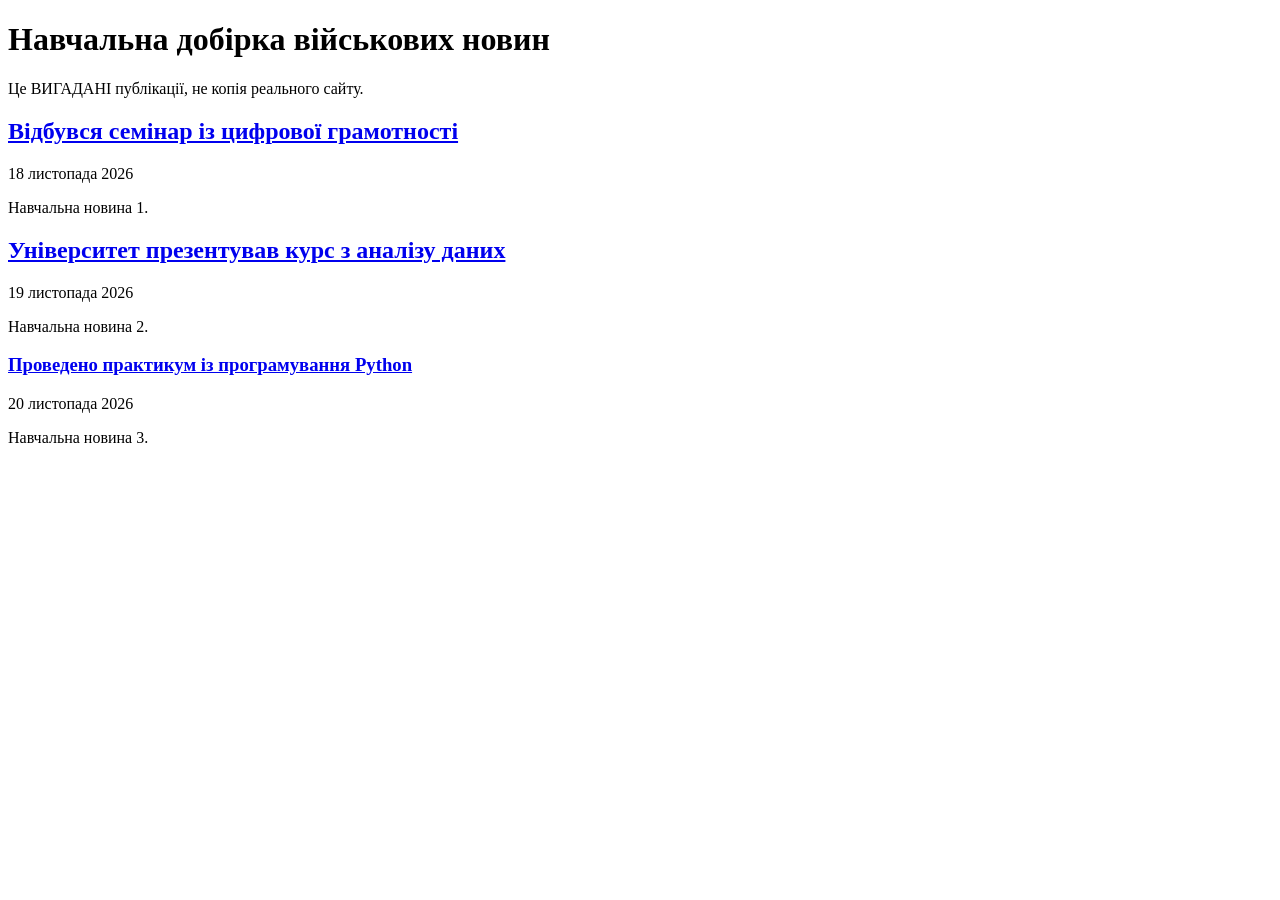
<file: flask_demo/sample_news.html>
<!doctype html><html lang="uk"><head><meta charset="utf-8"><title>АрміяInform — навчальний HTML-макет</title></head><body>
<h1>Навчальна добірка військових новин</h1>
<p>Це ВИГАДАНІ публікації, не копія реального сайту.</p>
<article class="news-card"><h2><a href="https://armyinform.com.ua/2026/11/18/training-example-1/">Відбувся семінар із цифрової грамотності</a></h2><time datetime="2026-11-18">18 листопада 2026</time><p>Навчальна новина 1.</p></article>
<article class="news-card"><h2><a href="https://armyinform.com.ua/2026/11/19/training-example-2/">Університет презентував курс з аналізу даних</a></h2><time datetime="2026-11-19">19 листопада 2026</time><p>Навчальна новина 2.</p></article>
<article class="news-card"><h3><a href="https://armyinform.com.ua/2026/11/20/training-example-3/">Проведено практикум із програмування Python</a></h3><time datetime="2026-11-20">20 листопада 2026</time><p>Навчальна новина 3.</p></article>
</body></html>
</file>
